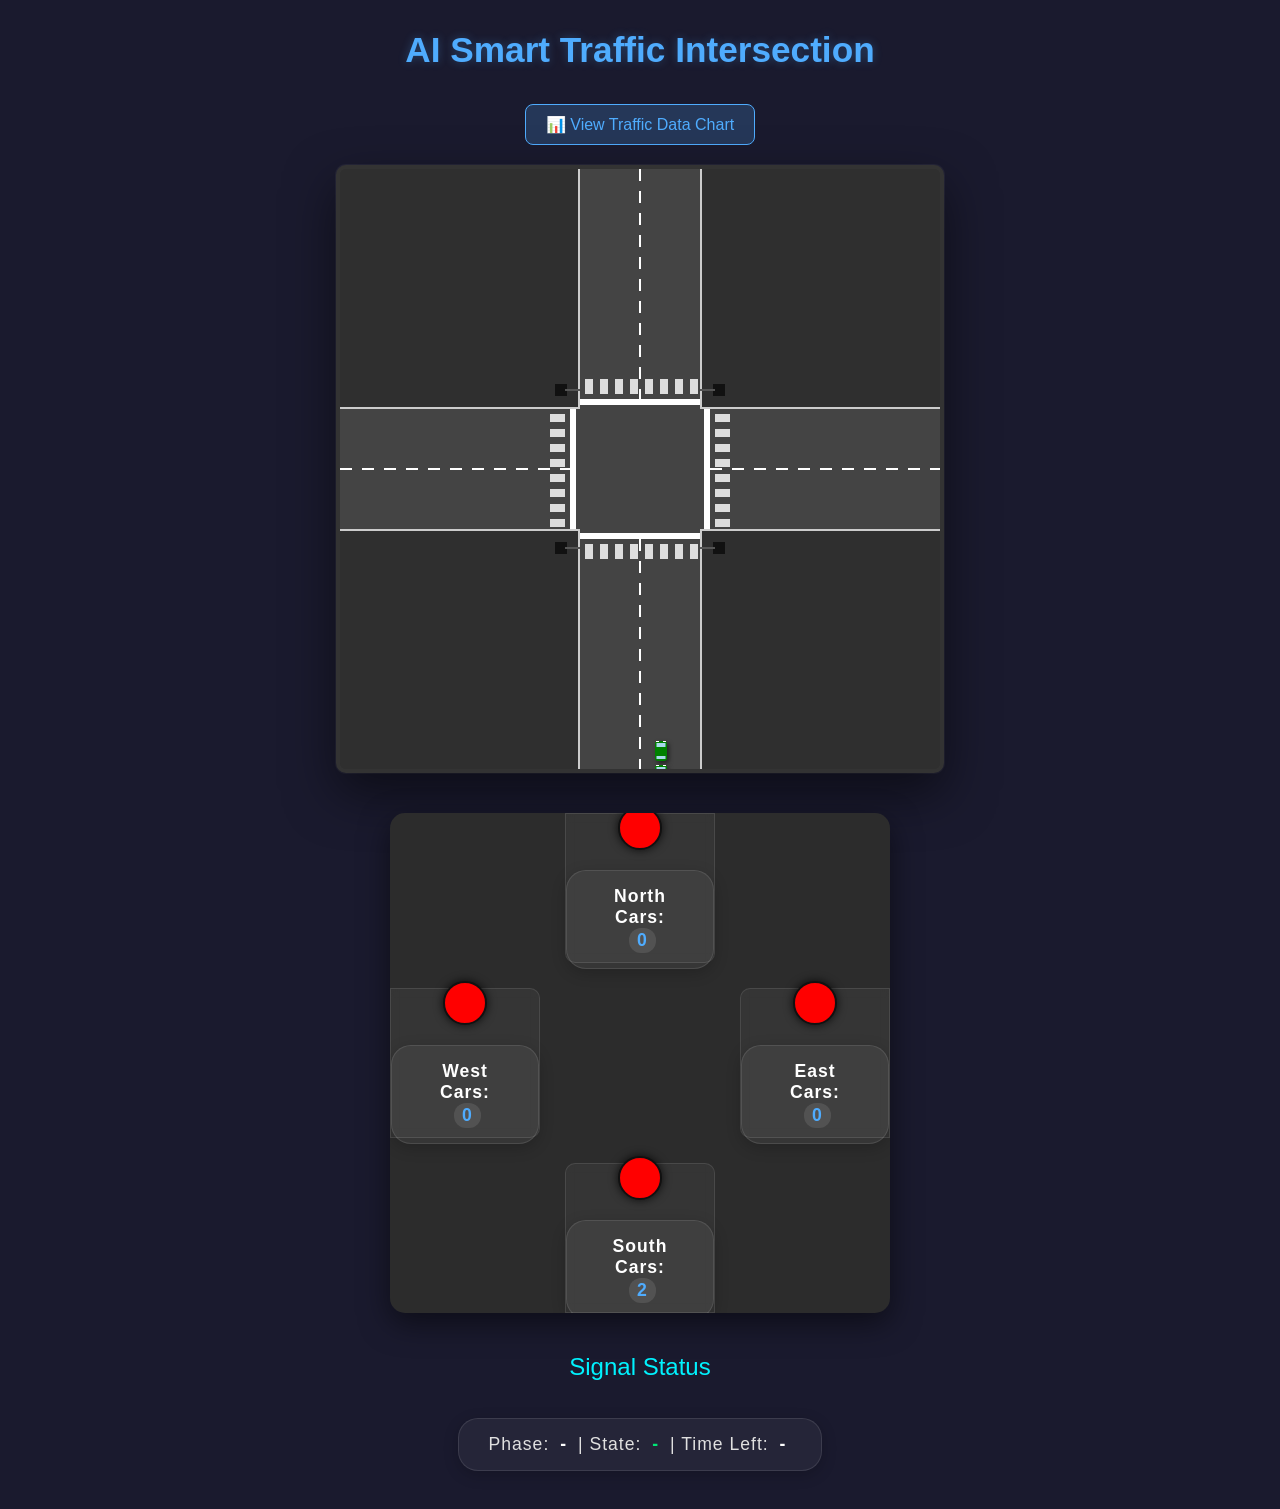
<file: frontend/index.html>
<!DOCTYPE html>

<html>

<head>
    <title>Smart Traffic System</title>
    <link rel="stylesheet" href="style.css">



</head>

<body>

    <h1>AI Smart Traffic Intersection</h1>
    <a href="chart.html" class="nav-chart-btn">📊 View Traffic Data Chart</a>

    <div id="road-container">
        <canvas id="trafficCanvas" width="600" height="600"></canvas>
    </div>


    <div class="intersection">

        ```
        <div class="road north">
            <div class="light" id="light-north"></div>
            <p>North Cars: <span id="count-north">0</span></p>
        </div>

        <div class="road south">
            <div class="light" id="light-south"></div>
            <p>South Cars: <span id="count-south">0</span></p>
        </div>

        <div class="road east">
            <div class="light" id="light-east"></div>
            <p>East Cars: <span id="count-east">0</span></p>
        </div>

        <div class="road west">
            <div class="light" id="light-west"></div>
            <p>West Cars: <span id="count-west">0</span></p>
        </div>
        ```

    </div>

    <h2>Signal Status</h2>

    <p>
        Phase: <span id="phase">-</span> |
        State: <span id="state">-</span> |
        Time Left: <span id="timer">-</span>
    </p>

    <script src="script.js"></script>

</body>

</html>

<!-- 
it is working at 15:45 -->
</file>
<file: frontend/style.css>
body {
    font-family: 'Segoe UI', Roboto, Helvetica, Arial, sans-serif;
    text-align: center;
    background-color: #1a1a2e;
    color: #e0e0e0;
    margin: 0;
    padding: 20px;
}

h1 {
    margin-top: 10px;
    font-weight: 600;
    font-size: 2.2rem;
    color: #4facfe;
    text-shadow: 0 0 10px rgba(79, 172, 254, 0.3);
}

h2 {
    margin-top: 30px;
    font-weight: 500;
    color: #00f2fe;
}

.intersection {
    position: relative;
    width: 500px;
    height: 500px;
    margin: 40px auto;
    background-color: #2c2c2c;
    border-radius: 15px;
    box-shadow: 0 10px 30px rgba(0, 0, 0, 0.5);
    overflow: hidden;
}

/* Roads in the stats display */
.road {
    position: absolute;
    width: 150px;
    height: 150px;
    background: rgba(68, 68, 68, 0.4);
    backdrop-filter: blur(5px);
    color: white;
    border: 1px solid rgba(255, 255, 255, 0.1);
    box-sizing: border-box;
    display: flex;
    flex-direction: column;
    align-items: center;
    justify-content: center;
    gap: 15px;
}

/* Position roads */
.north { top: 0; left: 175px; border-bottom-left-radius: 10px; border-bottom-right-radius: 10px; }
.south { bottom: 0; left: 175px; border-top-left-radius: 10px; border-top-right-radius: 10px; }
.east { right: 0; top: 175px; border-top-left-radius: 10px; border-bottom-left-radius: 10px; }
.west { left: 0; top: 175px; border-top-right-radius: 10px; border-bottom-right-radius: 10px; }

/* Traffic lights */
.light {
    width: 40px;
    height: 40px;
    min-width: 40px;
    min-height: 40px;
    border-radius: 50%;
    background-color: red;
    box-shadow: 0 0 15px rgba(255, 0, 0, 0.6) inset, 0 0 10px rgba(0, 0, 0, 0.8);
    border: 2px solid #111;
    flex-shrink: 0;
}

.road p {
    margin: 5px 0 0 0;
    font-size: 14px;
    font-weight: bold;
    letter-spacing: 0.5px;
}

span[id^="count"] {
    display: inline-block;
    background: rgba(255, 255, 255, 0.1);
    padding: 2px 8px;
    border-radius: 12px;
    margin-left: 5px;
    color: #4facfe;
}

.nav-chart-btn {
    display: inline-block;
    margin-top: 10px;
    padding: 10px 20px;
    background: rgba(79, 172, 254, 0.2);
    color: #4facfe;
    text-decoration: none;
    border-radius: 8px;
    border: 1px solid #4facfe;
    transition: all 0.3s ease;
    font-weight: 500;
}

.nav-chart-btn:hover {
    background: #4facfe;
    color: #1a1a2e;
    box-shadow: 0 0 15px rgba(79, 172, 254, 0.5);
}


#road-container {
    display: flex;
    justify-content: center;
    margin-top: 20px;
}

canvas {
    background: #2f2f2f;
    border: 4px solid #333;
    border-radius: 10px;
    box-shadow: 0 20px 50px rgba(0, 0, 0, 0.5), 0 0 0 1px rgba(255,255,255,0.05);
}

/* Signal Status Box */
p:last-of-type {
    background: rgba(255, 255, 255, 0.05);
    display: inline-block;
    padding: 15px 30px;
    border-radius: 20px;
    border: 1px solid rgba(255, 255, 255, 0.1);
    font-size: 1.1rem;
    letter-spacing: 1px;
    box-shadow: 0 4px 15px rgba(0, 0, 0, 0.2);
}

#phase, #state, #timer {
    font-weight: bold;
    color: #fff;
    padding: 0 5px;
}

#state {
    color: #00e676; /* Default bright green */
}

/* KPI Widgets for Chart */
.kpi-container {
    display: flex;
    justify-content: center;
    gap: 30px;
    margin-bottom: 25px;
    width: 80%;
    max-width: 900px;
}

.kpi-card {
    background: #2c2c2c;
    padding: 20px 30px;
    border-radius: 12px;
    box-shadow: 0 8px 25px rgba(0, 0, 0, 0.4);
    border: 1px solid rgba(255, 255, 255, 0.05);
    flex: 1;
    display: flex;
    flex-direction: column;
    align-items: center;
    justify-content: center;
    transition: transform 0.2s ease, box-shadow 0.2s ease;
}

.kpi-card:hover {
    transform: translateY(-5px);
    box-shadow: 0 12px 30px rgba(0, 0, 0, 0.6);
    border-color: rgba(79, 172, 254, 0.3);
}

.kpi-title {
    font-size: 1rem;
    color: #a0a0a0;
    margin-bottom: 10px;
    text-transform: uppercase;
    letter-spacing: 1px;
}

.kpi-value {
    font-size: 2.5rem;
    font-weight: bold;
    color: #4facfe;
    text-shadow: 0 0 15px rgba(79, 172, 254, 0.4);
}
</file>
